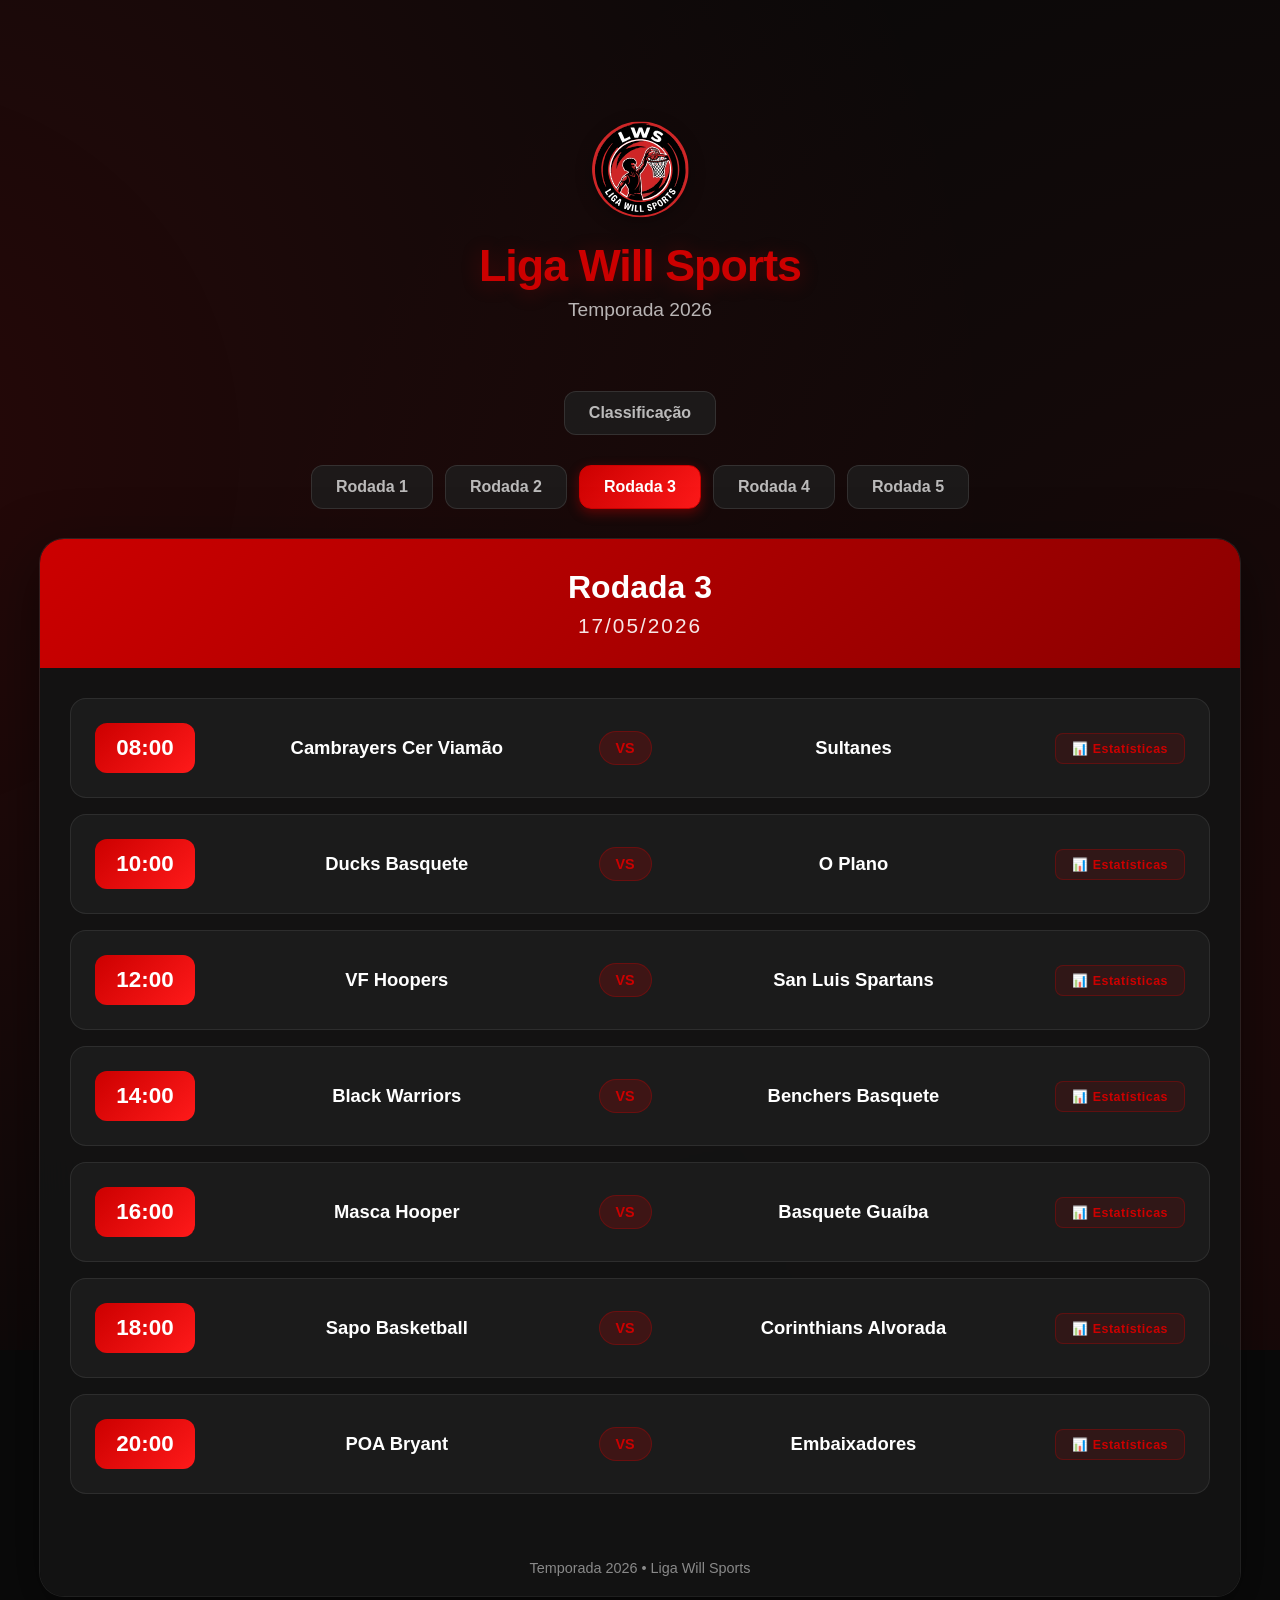
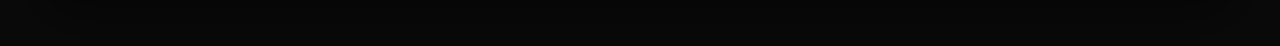
<file: index.html>
<!DOCTYPE html>
<html lang="pt-BR">

<head>
    <meta charset="UTF-8">
    <meta name="viewport" content="width=device-width, initial-scale=1.0">
    <title>Liga Will Sports</title>
    <link rel="stylesheet" href="styles/index.css">
</head>

<body>
    
    <div class="container">
       
        <div class="header">
            <div class="logo-container">
                <img src="Images/Logo wil.svg" alt="Liga Will Sports" class="logo">
            </div>
            <h1>Liga Will Sports</h1>
            <div class="subtitle">Temporada 2026</div>
        </div>

        <div class="classification-wrapper">
           <a href="classificacao.html" class="classification-tab">Classificação</a>
        </div>

        <div class="rounds-nav" id="roundTabs"></div>
        <div id="roundsContainer"></div>
   
    </div>

    <script src="js/data-loader.js"></script>
    <script src="js/index-page.js"></script>

</body>

</html>
</file>
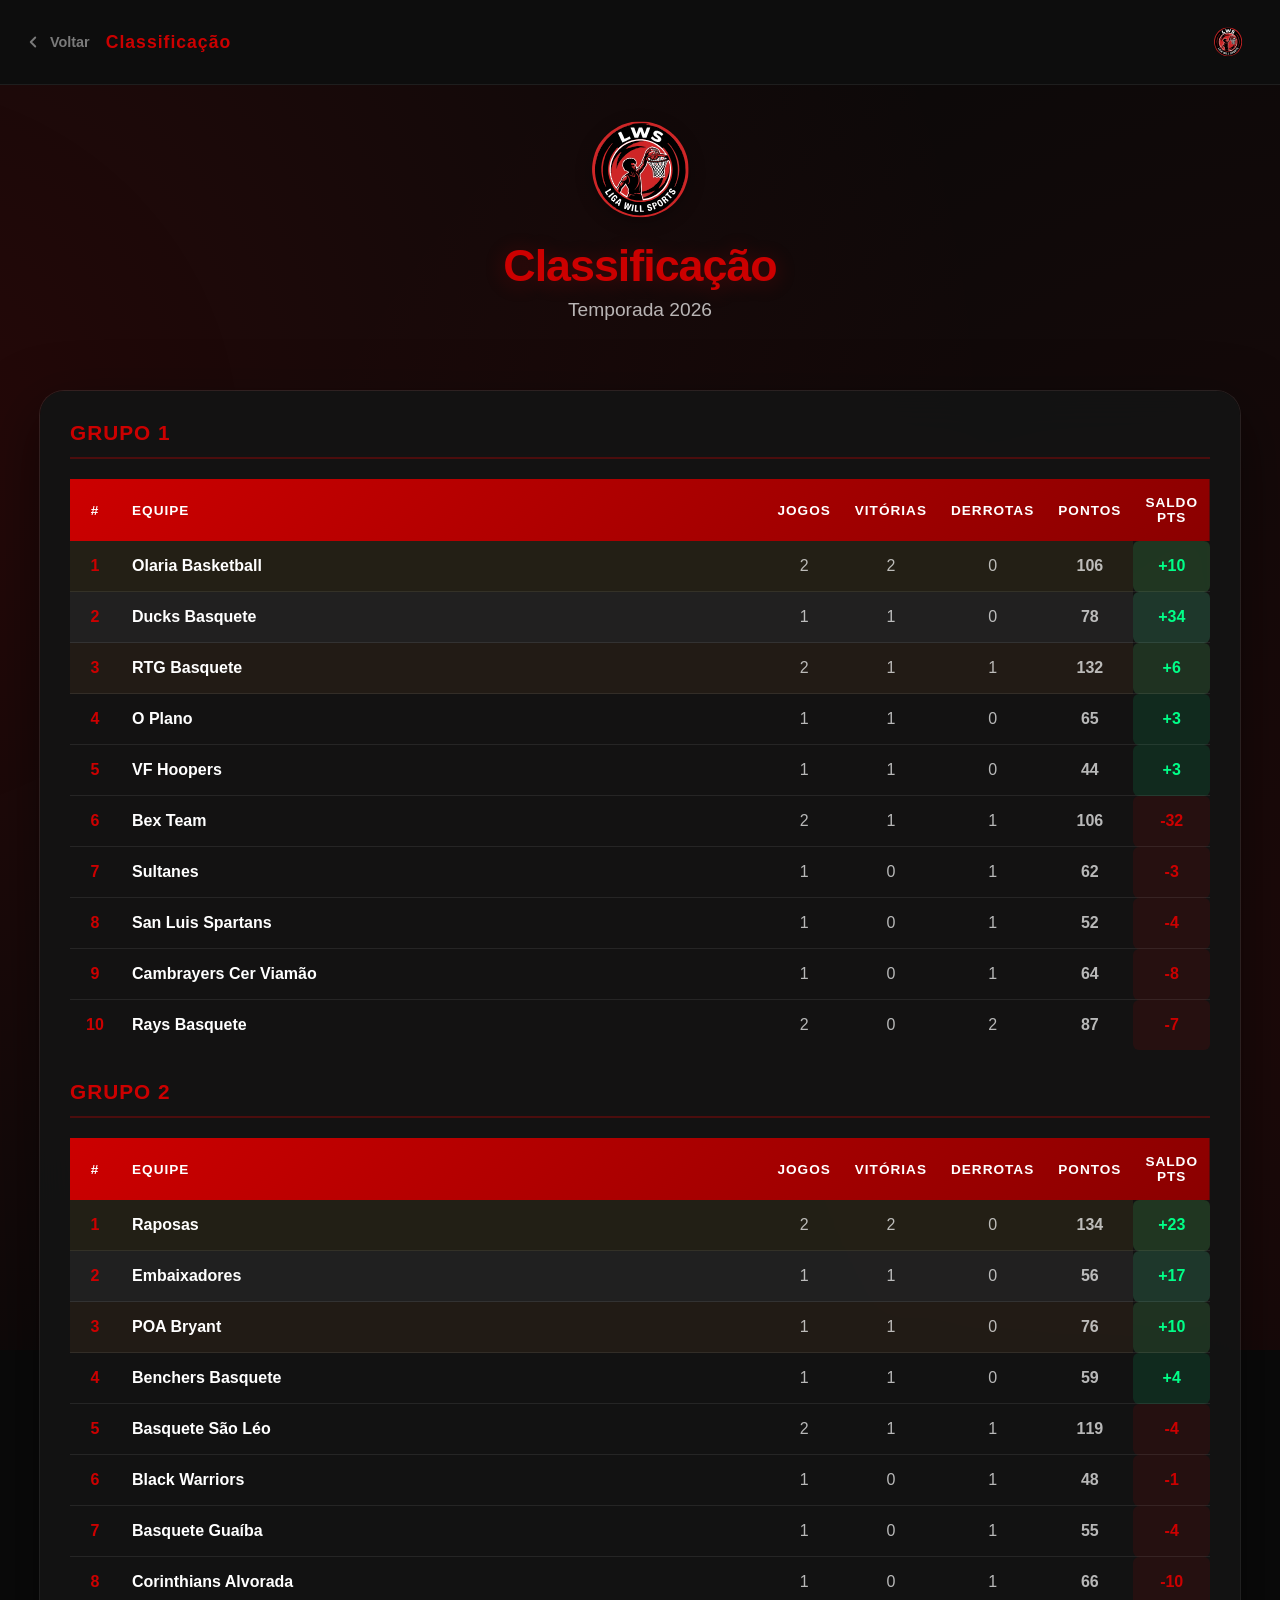
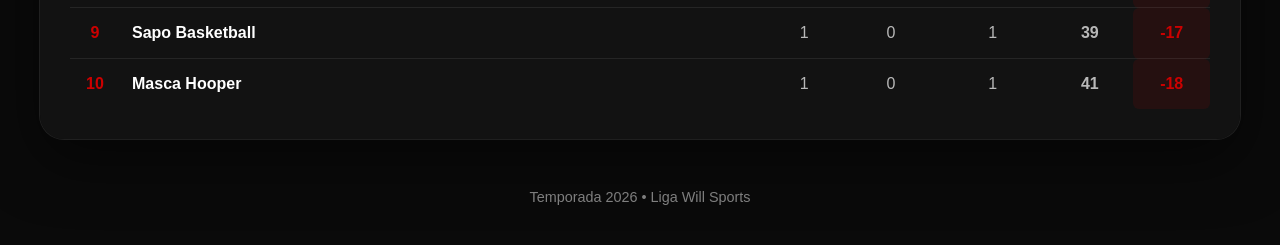
<file: classificacao.html>
<!DOCTYPE html>
<html lang="pt-BR">

<head>
    <meta charset="UTF-8">
    <meta name="viewport" content="width=device-width, initial-scale=1.0">
    <title>Classificação - Liga Will Sports</title>
    <link rel="stylesheet" href="styles/index.css">
    <link rel="stylesheet" href="styles/classificacao.css">
</head>

<body>
    <!-- TOP BAR -->
    <div class="topbar">
        <button class="back-btn" onclick="history.back()">
            <svg width="18" height="18" viewBox="0 0 24 24" fill="none" stroke="currentColor" stroke-width="2.5" stroke-linecap="round" stroke-linejoin="round">
                <polyline points="15 18 9 12 15 6"/>
            </svg>
            Voltar
        </button>

        <span class="topbar-title" id="topbar-game-label">Classificação</span>
        <img src="Images/Logo wil.svg" alt="LWS" class="topbar-logo">
    </div>

    <div class="container">
        
        <div class="header">
            <div class="logo-container">
                <img src="Images/Logo wil.svg" alt="Liga Will Sports" class="logo">
            </div>
            <h1>Classificação</h1>
            <div class="subtitle">Temporada 2026</div>
        </div>

        <div class="classification-container">
            <h2 class="group-title">Grupo 1</h2>
            <table class="standings-table">
                <thead>
                    <tr>
                        <th class="position">#</th>
                        <th class="team-name">Equipe</th>
                        <th class="stat">Jogos</th>
                        <th class="stat">Vitórias</th>
                        <th class="stat">Derrotas</th>
                        <th class="stat">Pontos</th>
                        <th class="stat">Saldo Pts</th>
                    </tr>
                </thead>
                <tbody>
                    <tr class="standing-row gold">
                        <td class="position">1</td>
                        <td class="team-name">Olaria Basketball</td>
                        <td class="stat">2</td>
                        <td class="stat">2</td>
                        <td class="stat">0</td>
                        <td class="stat points">106</td>
                        <td class="stat saldo">+10</td>
                    </tr>
                    <tr class="standing-row silver">
                        <td class="position">2</td>
                        <td class="team-name">Ducks Basquete</td>
                        <td class="stat">1</td>
                        <td class="stat">1</td>
                        <td class="stat">0</td>
                        <td class="stat points">78</td>
                        <td class="stat saldo">+34</td>
                    </tr>
                    <tr class="standing-row bronze">
                        <td class="position">3</td>
                        <td class="team-name">RTG Basquete</td>
                        <td class="stat">2</td>
                        <td class="stat">1</td>
                        <td class="stat">1</td>
                        <td class="stat points">132</td>
                        <td class="stat saldo">+6</td>
                    </tr>
                    <tr class="standing-row">
                        <td class="position">4</td>
                        <td class="team-name">O Plano</td>
                        <td class="stat">1</td>
                        <td class="stat">1</td>
                        <td class="stat">0</td>
                        <td class="stat points">65</td>
                        <td class="stat saldo">+3</td>
                    </tr>
                    <tr class="standing-row">
                        <td class="position">5</td>
                        <td class="team-name">VF Hoopers</td>
                        <td class="stat">1</td>
                        <td class="stat">1</td>
                        <td class="stat">0</td>
                        <td class="stat points">44</td>
                        <td class="stat saldo">+3</td>
                    </tr>
                    <tr class="standing-row">
                        <td class="position">6</td>
                        <td class="team-name">Bex Team</td>
                        <td class="stat">2</td>
                        <td class="stat">1</td>
                        <td class="stat">1</td>
                        <td class="stat points">106</td>
                        <td class="stat saldo">-32</td>
                    </tr>
                    <tr class="standing-row">
                        <td class="position">7</td>
                        <td class="team-name">Sultanes</td>
                        <td class="stat">1</td>
                        <td class="stat">0</td>
                        <td class="stat">1</td>
                        <td class="stat points">62</td>
                        <td class="stat saldo">-3</td>
                    </tr>
                    <tr class="standing-row">
                        <td class="position">8</td>
                        <td class="team-name">San Luis Spartans</td>
                        <td class="stat">1</td>
                        <td class="stat">0</td>
                        <td class="stat">1</td>
                        <td class="stat points">52</td>
                        <td class="stat saldo">-4</td>
                    </tr>
                    <tr class="standing-row">
                        <td class="position">9</td>
                        <td class="team-name">Cambrayers Cer Viamão</td>
                        <td class="stat">1</td>
                        <td class="stat">0</td>
                        <td class="stat">1</td>
                        <td class="stat points">64</td>
                        <td class="stat saldo">-8</td>
                    </tr>
                    <tr class="standing-row">
                        <td class="position">10</td>
                        <td class="team-name">Rays Basquete</td>
                        <td class="stat">2</td>
                        <td class="stat">0</td>
                        <td class="stat">2</td>
                        <td class="stat points">87</td>
                        <td class="stat saldo">-7</td>
                    </tr>
                </tbody>
            </table>

            <h2 class="group-title">Grupo 2</h2>
            <table class="standings-table">
                <thead>
                    <tr>
                        <th class="position">#</th>
                        <th class="team-name">Equipe</th>
                        <th class="stat">Jogos</th>
                        <th class="stat">Vitórias</th>
                        <th class="stat">Derrotas</th>
                        <th class="stat">Pontos</th>
                        <th class="stat">Saldo Pts</th>
                    </tr>
                </thead>
                <tbody>
                    <tr class="standing-row gold">
                        <td class="position">1</td>
                        <td class="team-name">Raposas</td>
                        <td class="stat">2</td>
                        <td class="stat">2</td>
                        <td class="stat">0</td>
                        <td class="stat points">134</td>
                        <td class="stat saldo">+23</td>
                    </tr>
                    <tr class="standing-row silver">
                        <td class="position">2</td>
                        <td class="team-name">Embaixadores</td>
                        <td class="stat">1</td>
                        <td class="stat">1</td>
                        <td class="stat">0</td>
                        <td class="stat points">56</td>
                        <td class="stat saldo">+17</td>
                    </tr>
                    <tr class="standing-row bronze">
                        <td class="position">3</td>
                        <td class="team-name">POA Bryant</td>
                        <td class="stat">1</td>
                        <td class="stat">1</td>
                        <td class="stat">0</td>
                        <td class="stat points">76</td>
                        <td class="stat saldo">+10</td>
                    </tr>
                    <tr class="standing-row">
                        <td class="position">4</td>
                        <td class="team-name">Benchers Basquete</td>
                        <td class="stat">1</td>
                        <td class="stat">1</td>
                        <td class="stat">0</td>
                        <td class="stat points">59</td>
                        <td class="stat saldo">+4</td>
                    </tr>
                    <tr class="standing-row">
                        <td class="position">5</td>
                        <td class="team-name">Basquete São Léo</td>
                        <td class="stat">2</td>
                        <td class="stat">1</td>
                        <td class="stat">1</td>
                        <td class="stat points">119</td>
                        <td class="stat saldo">-4</td>
                    </tr>
                    <tr class="standing-row">
                        <td class="position">6</td>
                        <td class="team-name">Black Warriors</td>
                        <td class="stat">1</td>
                        <td class="stat">0</td>
                        <td class="stat">1</td>
                        <td class="stat points">48</td>
                        <td class="stat saldo">-1</td>
                    </tr>
                    <tr class="standing-row">
                        <td class="position">7</td>
                        <td class="team-name">Basquete Guaíba</td>
                        <td class="stat">1</td>
                        <td class="stat">0</td>
                        <td class="stat">1</td>
                        <td class="stat points">55</td>
                        <td class="stat saldo">-4</td>
                    </tr>
                    <tr class="standing-row">
                        <td class="position">8</td>
                        <td class="team-name">Corinthians Alvorada</td>
                        <td class="stat">1</td>
                        <td class="stat">0</td>
                        <td class="stat">1</td>
                        <td class="stat points">66</td>
                        <td class="stat saldo">-10</td>
                    </tr>
                    <tr class="standing-row">
                        <td class="position">9</td>
                        <td class="team-name">Sapo Basketball</td>
                        <td class="stat">1</td>
                        <td class="stat">0</td>
                        <td class="stat">1</td>
                        <td class="stat points">39</td>
                        <td class="stat saldo">-17</td>
                    </tr>
                    <tr class="standing-row">
                        <td class="position">10</td>
                        <td class="team-name">Masca Hooper</td>
                        <td class="stat">1</td>
                        <td class="stat">0</td>
                        <td class="stat">1</td>
                        <td class="stat points">41</td>
                        <td class="stat saldo">-18</td>
                    </tr>
                </tbody>
            </table>
        </div>

        <div class="footer">Temporada 2026 • Liga Will Sports</div>
    </div>

    <script>
        // Colorir saldos de pontos: verde se positivo, vermelho se negativo
        document.querySelectorAll('.standings-table td.saldo').forEach(td => {
            const valor = td.textContent.trim();
            if (valor.startsWith('+')) {
                td.classList.add('positivo');
            } else if (valor.startsWith('-')) {
                td.classList.add('negativo');
            }
        });
    </script>
</body>

</html>
</file>
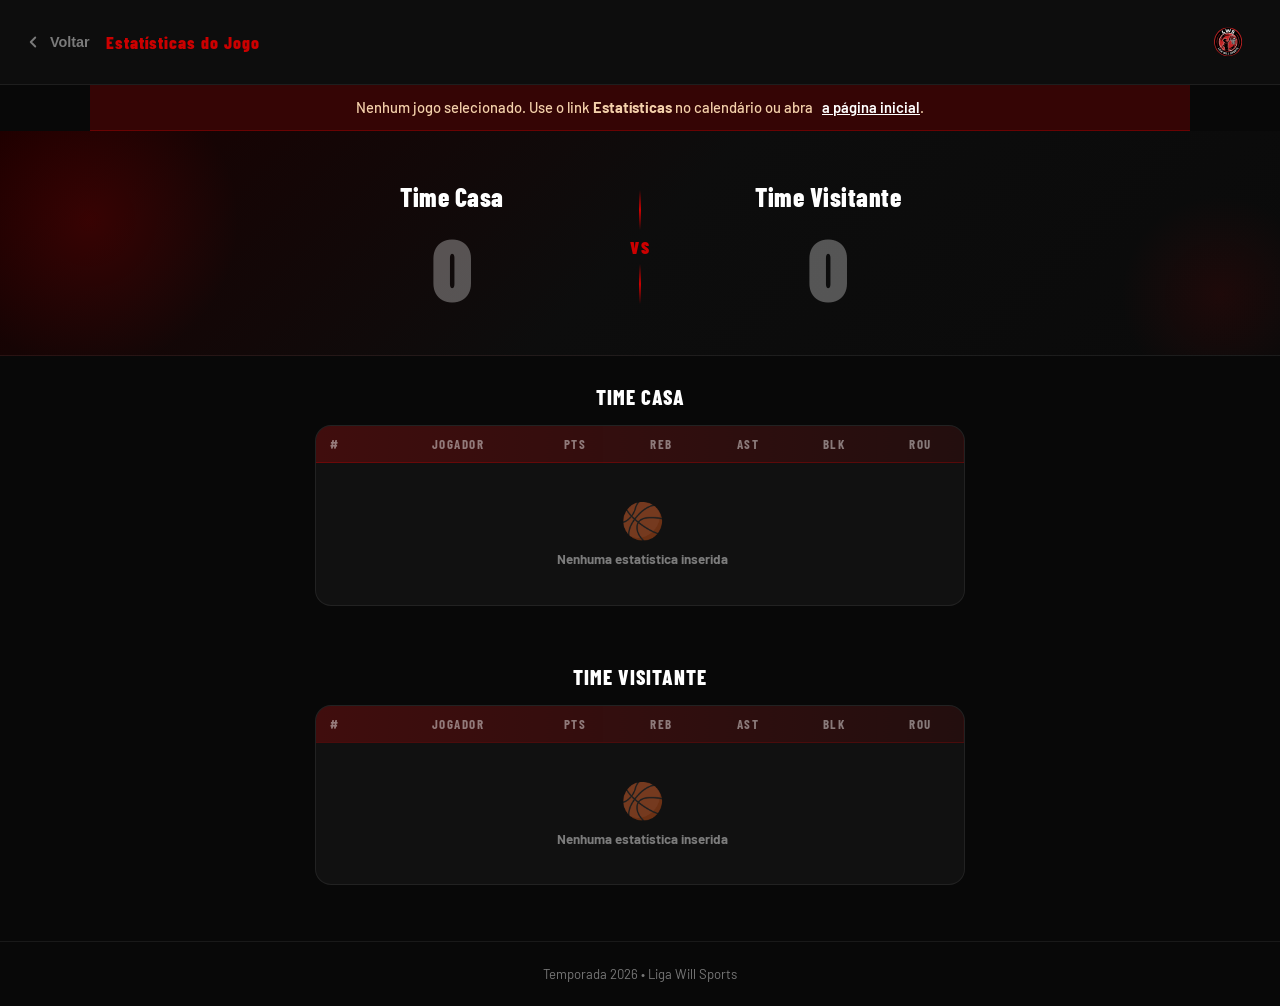
<file: jogostats.html>
<!DOCTYPE html>
<html lang="pt-BR">

<head>
    <meta charset="UTF-8">
    <meta name="viewport" content="width=device-width, initial-scale=1.0">
    <title>Estatísticas do Jogo - Liga Will Sports</title>
    <link href="https://fonts.googleapis.com/css2?family=Barlow+Condensed:wght@400;600;700;800;900&family=Barlow:wght@400;500;600&display=swap" rel="stylesheet">
    <link rel="stylesheet" href="styles/jogostats.css">
</head>

<body>
    <div class="topbar">
        <button class="back-btn" onclick="history.back()">
            <svg width="18" height="18" viewBox="0 0 24 24" fill="none" stroke="currentColor" stroke-width="2.5" stroke-linecap="round" stroke-linejoin="round">
                <polyline points="15 18 9 12 15 6"/>
            </svg>
            Voltar
        </button>

        <span class="topbar-title" id="topbar-game-label">Estatísticas do Jogo</span>
        <a href="index.html" class="topbar-logo-link" title="Início" aria-label="Início">
            <img src="Images/Logo wil.svg" alt="LWS" class="topbar-logo">
        </a>
    </div>

    <div id="stats-page-alert" class="stats-page-alert" role="status" hidden></div>

    <div class="hero">
        <div class="scoreboard">
            <div class="team-block" id="home">
                <div class="team-name" id="home-name">Time Casa</div>
                <div class="team-score" id="home-score">0</div>
            </div>

            <div class="center-divider">
                <div class="divider-line"></div>
                <div class="vs-text">VS</div>
                <div class="divider-line"></div>
            </div>

            <div class="team-block" id="away">
                <div class="team-name" id="away-name">Time Visitante</div>
                <div class="team-score" id="away-score">0</div>
            </div>
        </div>
    </div>

    <div class="content">
        <div style="display: grid; grid-template-columns: 1fr; gap: 30px;">
            <div>
                <div class="section-header">
                    <h3 id="home-section-title">Time Casa</h3>
                </div>
                <div class="stats-table-wrap">
                    <table class="stats-table">
                        <thead>
                            <tr>
                                <th>#</th>
                                <th>Jogador</th>
                                <th>PTS</th>
                                <th>REB</th>
                                <th>AST</th>
                                <th>BLK</th>
                                <th>ROU</th>
                            </tr>
                        </thead>
                        <tbody id="home-tbody">
                            <tr><td colspan="7"><div class="empty-state"><div class="icon">🏀</div><p>Nenhuma estatística inserida</p></div></td></tr>
                        </tbody>
                    </table>
                </div>
            </div>

            <div>
                <div class="section-header">
                    <h3 id="away-section-title">Time Visitante</h3>
                </div>
                <div class="stats-table-wrap">
                    <table class="stats-table">
                        <thead>
                            <tr>
                                <th>#</th>
                                <th>Jogador</th>
                                <th>PTS</th>
                                <th>REB</th>
                                <th>AST</th>
                                <th>BLK</th>
                                <th>ROU</th>
                            </tr>
                        </thead>
                        <tbody id="away-tbody">
                            <tr><td colspan="7"><div class="empty-state"><div class="icon">🏀</div><p>Nenhuma estatística inserida</p></div></td></tr>
                        </tbody>
                    </table>
                </div>
            </div>

        </div>
    </div>

    <div class="page-footer">Temporada 2026 • Liga Will Sports</div>
    <script src="js/data-loader.js"></script>
    <script src="js/jogostats-page.js"></script>
</body>
</html>
</file>
<file: styles/index.css>
* {
    margin: 0;
    padding: 0;
    box-sizing: border-box;
}

body {
    font-family: 'Inter', -apple-system, BlinkMacSystemFont, 'Segoe UI', sans-serif;
    background: #0a0a0a;
    min-height: 100vh;
    padding: 0 20px 20px 20px;
    padding-top: 80px;
    position: relative;
    overflow-x: hidden;
}

body::before {
    content: '';
    position: fixed;
    top: -50%;
    left: -50%;
    width: 200%;
    height: 200%;
    background:
        radial-gradient(circle at 20% 50%, rgba(204, 0, 0, 0.15) 0%, transparent 50%),
        radial-gradient(circle at 80% 80%, rgba(204, 0, 0, 0.1) 0%, transparent 50%);
    animation: pulse 15s ease-in-out infinite;
    z-index: 0;
}

@keyframes pulse {
    0%, 100% { transform: scale(1) rotate(0deg); }
    50% { transform: scale(1.1) rotate(5deg); }
}

.container {
    max-width: 1200px;
    margin: 0 auto;
    position: relative;
    z-index: 1;
}

.header {
    padding: 40px 30px;
    text-align: center;
    margin-bottom: 30px;
    position: relative;
}

.logo-container {
    position: relative;
    display: flex;
    justify-content: center;
    align-items: center;
    margin-bottom: 20px;
}

.logo {
    width: clamp(140px, 15vw, 220px);
    height: auto;
    filter: drop-shadow(0 4px 8px rgba(0, 0, 0, 0.3));
    display: block;
    position: relative;
    z-index: 1;
}

.header h1 {
    font-size: 2.8em;
    font-weight: 800;
    margin-bottom: 8px;
    color: #cc0000;
    text-shadow: 0 2px 20px rgba(204, 0, 0, 0.3);
    letter-spacing: -1px;
    position: relative;
}

.header .subtitle {
    font-size: 1.2em;
    color: rgba(255, 255, 255, 0.7);
    position: relative;
}

.classification-wrapper {
    display: flex;
    justify-content: center;
    gap: 12px;
    margin-bottom: 30px;
}

.classification-tab {
    background: rgba(30, 30, 30, 0.8);
    border: 1px solid rgba(255, 255, 255, 0.1);
    color: rgba(255, 255, 255, 0.7);
    padding: 12px 24px;
    border-radius: 12px;
    cursor: pointer;
    transition: all 0.3s ease;
    font-weight: 600;
    font-size: 1em;
    text-decoration: none;
    display: inline-block;
}

.classification-tab:hover {
    background: rgba(40, 40, 40, 0.9);
    border-color: rgba(204, 0, 0, 0.3);
    color: white;
}

.rounds-nav {
    display: flex;
    gap: 12px;
    justify-content: center;
    flex-wrap: wrap;
    margin-bottom: 30px;
}

.round-tab {
    background: rgba(30, 30, 30, 0.8);
    border: 1px solid rgba(255, 255, 255, 0.1);
    color: rgba(255, 255, 255, 0.7);
    padding: 12px 24px;
    border-radius: 12px;
    cursor: pointer;
    transition: all 0.3s ease;
    font-weight: 600;
    font-size: 1em;
}

.round-tab:hover {
    background: rgba(40, 40, 40, 0.9);
    border-color: rgba(204, 0, 0, 0.3);
    color: white;
}

.round-tab.active {
    background: linear-gradient(135deg, #cc0000, #ff1a1a);
    border-color: #cc0000;
    color: white;
    box-shadow: 0 4px 12px rgba(204, 0, 0, 0.4);
}

.round-section {
    display: none;
    background: rgba(20, 20, 20, 0.95);
    backdrop-filter: blur(20px);
    border-radius: 24px;
    box-shadow: 0 0 0 1px rgba(255, 255, 255, 0.1), 0 20px 60px rgba(0, 0, 0, 0.5);
    overflow: hidden;
    margin-bottom: 30px;
}

.round-section.active {
    display: block;
    animation: fadeIn 0.3s ease;
}

@keyframes fadeIn {
    from { opacity: 0; transform: translateY(10px); }
    to { opacity: 1; transform: translateY(0); }
}

.round-header {
    background: linear-gradient(135deg, #cc0000 0%, #8b0000 100%);
    padding: 30px;
    text-align: center;
}

.round-header h2 {
    font-size: 2em;
    font-weight: 700;
    color: white;
    margin-bottom: 8px;
}

.round-header .date {
    font-size: 1.3em;
    color: rgba(255, 255, 255, 0.9);
    letter-spacing: 2px;
    text-transform: uppercase;
}

.schedule-wrapper {
    padding: 30px;
}

.match-card {
    background: rgba(30, 30, 30, 0.8);
    border: 1px solid rgba(255, 255, 255, 0.08);
    border-radius: 16px;
    padding: 24px;
    margin-bottom: 16px;
    transition: all 0.3s cubic-bezier(0.4, 0, 0.2, 1);
    display: flex;
    align-items: center;
    gap: 24px;
    position: relative;
    overflow: hidden;
    flex-wrap: wrap;
    justify-content: flex-start;
}

.match-card::before {
    content: '';
    position: absolute;
    left: 0;
    top: 0;
    bottom: 0;
    width: 4px;
    background: linear-gradient(to bottom, #cc0000, #ff3333);
    transform: scaleY(0);
    transition: transform 0.3s ease;
}

.match-card:hover {
    background: rgba(40, 40, 40, 0.9);
    border-color: rgba(204, 0, 0, 0.3);
    transform: translateX(8px);
    box-shadow: 0 8px 24px rgba(0, 0, 0, 0.3);
}

.match-card:hover::before {
    transform: scaleY(1);
}

.time-badge {
    background: linear-gradient(135deg, #cc0000, #ff1a1a);
    color: white;
    padding: 12px 20px;
    border-radius: 12px;
    font-weight: 700;
    font-size: 1.4em;
    min-width: 100px;
    text-align: center;
    flex-shrink: 0;
}

.time-badge.time-finished {
    background: #444;
}

.team {
    color: #ffffff;
    font-weight: 600;
    font-size: 1.15em;
    text-align: center;
    flex: 1;
    min-width: 120px;
}

.team.winner {
    color: #00ff88;
    font-weight: 800;
}

.score.winner {
    color: #00ff88;
}

.score-container {
    display: flex;
    align-items: center;
    gap: 12px;
    background: rgba(0, 0, 0, 0.3);
    padding: 10px 20px;
    border-radius: 12px;
    border: 1px solid rgba(255, 255, 255, 0.1);
    min-width: 120px;
    justify-content: center;
}

.score {
    font-size: 1.8em;
    font-weight: 800;
    color: #ffffff;
}


.score-divider {
    color: rgba(255, 255, 255, 0.2);
    font-weight: bold;
}

.vs-badge {
    background: rgba(204, 0, 0, 0.2);
    color: #cc0000;
    padding: 8px 16px;
    border-radius: 20px;
    font-weight: 700;
    font-size: 0.9em;
    border: 1px solid rgba(204, 0, 0, 0.3);
    text-transform: uppercase;
}

.footer {
    padding: 20px;
    text-align: center;
    color: rgba(255, 255, 255, 0.5);
    font-size: 0.9em;
}

@media (max-width: 768px) {
    .match-card { 
        flex-direction: column; 
        padding: 20px;
        flex-wrap: nowrap;
    }
    .score-container { 
        margin: 10px 0; 
        width: 100%; 
    }
    .team {
        order: 1;
    }
    .team:last-child {
        order: 3;
    }
}

.stats-btn {
    display: inline-flex;
    align-items: center;
    gap: 6px;
    background: rgba(204,0,0,0.12);
    border: 1px solid rgba(204,0,0,0.3);
    color: #cc0000;
    padding: 7px 16px;
    border-radius: 8px;
    font-size: 0.78em;
    font-weight: 700;
    letter-spacing: 0.5px;
    text-decoration: none;
    transition: all 0.2s;
    margin-left: auto;
    flex-shrink: 0;
    cursor: pointer;
    white-space: nowrap;
}
.stats-btn:hover {
    background: rgba(204,0,0,0.25);
    border-color: #cc0000;
    color: #ff3333;
}
.stats-btn svg { flex-shrink: 0; }
@media (max-width: 768px) { .stats-btn { margin: 8px auto 0; } }
</file>
<file: styles/classificacao.css>
/* TOP BAR */
.topbar {
    background: #0d0d0d;
    border-bottom: 1px solid rgba(255, 255, 255, 0.07);
    padding: 14px 24px;
    display: flex;
    align-items: center;
    gap: 16px;
    position: fixed;
    top: 0;
    left: 0;
    right: 0;
    width: 100%;
    z-index: 100;
}

.topbar .back-btn {
    position: static;
    top: auto;
    left: auto;
    display: flex;
    align-items: center;
    gap: 8px;
    color: rgba(255, 255, 255, 0.45);
    text-decoration: none;
    font-size: 0.9em;
    font-weight: 600;
    transition: color 0.2s;
    cursor: pointer;
    background: none;
    border: none;
    padding: 0;
}

.topbar .back-btn:hover {
    color: white;
    background: none;
    border: none;
}

.topbar-logo {
    width: 56px;
    height: 56px;
    object-fit: contain;
    margin-left: auto;
}

.topbar-title {
    font-family: 'Inter', -apple-system, BlinkMacSystemFont, 'Segoe UI', sans-serif;
    font-weight: 800;
    font-size: 1.1em;
    letter-spacing: 1px;
    color: #cc0000;
}



.classification-container {
    background: rgba(20, 20, 20, 0.95);
    backdrop-filter: blur(20px);
    border-radius: 24px;
    box-shadow: 0 0 0 1px rgba(255, 255, 255, 0.1), 0 20px 60px rgba(0, 0, 0, 0.5);
    overflow: hidden;
    margin-bottom: 30px;
    padding: 30px;
}

.standings-scroll {
    width: 100%;
    overflow-x: auto;
    -webkit-overflow-scrolling: touch;
    scrollbar-gutter: stable both-edges;
}

.standings-scroll:focus-within {
    outline: 2px solid rgba(204, 0, 0, 0.35);
    outline-offset: 6px;
    border-radius: 16px;
}

.group-title {
    font-family: 'Inter', -apple-system, BlinkMacSystemFont, 'Segoe UI', sans-serif;
    font-size: 1.3em;
    font-weight: 700;
    color: #cc0000;
    margin: 30px 0 20px 0;
    text-transform: uppercase;
    letter-spacing: 1px;
    padding-bottom: 12px;
    border-bottom: 2px solid rgba(204, 0, 0, 0.3);
}

.group-title:first-child {
    margin-top: 0;
}

.standings-table {
    width: 100%;
    border-collapse: collapse;
    font-size: 1em;
    min-width: 640px;
}

.standings-table thead {
    background: linear-gradient(135deg, #cc0000 0%, #8b0000 100%);
}

.standings-table th {
    color: white;
    padding: 16px 12px;
    text-align: left;
    font-weight: 700;
    text-transform: uppercase;
    letter-spacing: 1px;
    font-size: 0.85em;
}

.standings-table th.position {
    width: 50px;
    text-align: center;
}

.standings-table th.team-name {
    text-align: left;
}

.standings-table th.stat {
    width: 60px;
    text-align: center;
}

.standing-row {
    border-bottom: 1px solid rgba(255, 255, 255, 0.08);
    transition: all 0.3s ease;
}

.standing-row:hover {
    background: rgba(204, 0, 0, 0.08);
}

.standing-row:last-child {
    border-bottom: none;
}

.standings-table td {
    padding: 16px 12px;
    color: rgba(255, 255, 255, 0.9);
}

.standings-table td.position {
    text-align: center;
    font-weight: 700;
    color: #cc0000;
    width: 50px;
}

.standings-table td.team-name {
    font-weight: 600;
    color: #ffffff;
    text-align: left;
}

.standings-table td.stat {
    text-align: center;
    color: rgba(255, 255, 255, 0.7);
    font-weight: 500;
    width: 60px;
}

.standings-table td.points {
    font-weight: 700;
}

.standings-table td.saldo {
    font-weight: 600;
    border-radius: 6px;
    text-align: center;
}

.standings-table td.saldo.positivo {
    color: #00ff88;
    background: rgba(0, 255, 136, 0.1);
}

.standings-table td.saldo.negativo {
    color: #cc0000;
    background: rgba(204, 0, 0, 0.1);
}

/* Medal highlights */
.standing-row.gold {
    background: rgba(212, 175, 55, 0.08);
}

.standing-row.silver {
    background: rgba(192, 192, 192, 0.08);
}

.standing-row.bronze {
    background: rgba(205, 127, 50, 0.08);
}

@media (max-width: 768px) {
    .back-btn {
        top: 20px;
        left: 20px;
        padding: 8px 12px;
        font-size: 0.9em;
    }

    .topbar {
        padding: 12px 16px;
        gap: 12px;
    }

    .topbar-logo {
        width: 44px;
        height: 44px;
    }

    .topbar-title {
        font-size: 1em;
        letter-spacing: 0.6px;
    }

    .header {
        padding: 30px 20px;
    }

    .classification-container {
        padding: 20px;
        border-radius: 16px;
    }

    .standings-table {
        font-size: 0.85em;
        min-width: 600px;
    }

    .standings-table th,
    .standings-table td {
        padding: 12px 8px;
    }

    .standings-table th.stat,
    .standings-table td.stat {
        width: 50px;
        font-size: 0.9em;
    }

    .standings-table th.position,
    .standings-table td.position {
        width: 40px;
    }
}

@media (max-width: 480px) {
    .classification-container {
        padding: 16px;
    }

    .standings-table {
        min-width: 520px;
        font-size: 0.82em;
    }

    /* Mantém o essencial visível no celular */
    .col-jogos,
    .col-derrotas,
    .col-saldo {
        display: none;
    }
}
</file>
<file: styles/jogostats.css>
:root {
    --red: #cc0000;
    --red-bright: #ff1a1a;
    --red-dark: #8b0000;
    --green: #00e676;
    --bg: #080808;
    --surface: #111111;
    --surface2: #1a1a1a;
    --border: rgba(255,255,255,0.07);
    --text: #ffffff;
    --muted: rgba(255,255,255,0.45);
}

* { margin: 0; padding: 0; box-sizing: border-box; }

body {
    font-family: 'Barlow', sans-serif;
    background: var(--bg);
    color: var(--text);
    min-height: 100vh;
}

/* TOP NAV */
.topbar {
    background: #0d0d0d;
    border-bottom: 1px solid var(--border);
    padding: 14px 24px;
    display: flex;
    align-items: center;
    gap: 16px;
    position: sticky;
    top: 0;
    z-index: 100;
}
.topbar .back-btn {
    display: flex;
    align-items: center;
    gap: 8px;
    color: var(--muted);
    text-decoration: none;
    font-size: 0.9em;
    font-weight: 600;
    transition: color 0.2s;
    cursor: pointer;
    background: none;
    border: none;
}
.topbar .back-btn:hover { color: white; }
.topbar-logo {
    width: 56px;
    height: 56px;
    object-fit: contain;
    display: block;
}
.topbar-title {
    font-family: 'Barlow Condensed', sans-serif;
    font-weight: 800;
    font-size: 1.1em;
    letter-spacing: 1px;
    color: var(--red);
}
.topbar-logo-link {
    margin-left: auto;
    line-height: 0;
    opacity: 0.95;
}
.topbar-logo-link:hover { opacity: 1; }

/* Alerta (jogo inválido, sem parâmetro, erro de rede) */
.stats-page-alert {
    max-width: 1100px;
    margin: 0 auto;
    padding: 12px 20px;
    font-size: 0.92em;
    font-weight: 500;
    color: rgba(255, 220, 180, 0.95);
    background: rgba(139, 0, 0, 0.35);
    border-bottom: 1px solid rgba(204, 0, 0, 0.35);
    text-align: center;
    line-height: 1.45;
}
.stats-page-alert[hidden] {
    display: none !important;
}
.stats-page-alert a {
    color: #fff;
    font-weight: 600;
    margin-left: 6px;
}

/* HERO */
.hero {
    background: linear-gradient(135deg, #1a0000 0%, #0d0d0d 50%, #0a0a0a 100%);
    border-bottom: 1px solid var(--border);
    padding: 36px 24px 28px;
    position: relative;
    overflow: hidden;
}
.hero::before {
    content: '';
    position: absolute;
    top: -60px; left: -60px;
    width: 300px; height: 300px;
    background: radial-gradient(circle, rgba(204,0,0,0.18) 0%, transparent 70%);
    pointer-events: none;
}
.hero::after {
    content: '';
    position: absolute;
    bottom: -40px; right: -40px;
    width: 200px; height: 200px;
    background: radial-gradient(circle, rgba(204,0,0,0.1) 0%, transparent 70%);
    pointer-events: none;
}
.scoreboard {
    display: flex;
    align-items: center;
    justify-content: center;
    gap: 0;
    max-width: 700px;
    margin: 0 auto;
    position: relative;
    z-index: 1;
}
.team-block {
    flex: 1;
    text-align: center;
    padding: 16px 20px;
}
.team-block .team-name {
    font-family: 'Barlow Condensed', sans-serif;
    font-size: clamp(1.1em, 3vw, 1.6em);
    font-weight: 800;
    line-height: 1.1;
    color: var(--text);
    margin-bottom: 12px;
    letter-spacing: 0.5px;
}
.team-block.winner .team-name { color: #ffffff; }
.team-score {
    font-family: 'Barlow Condensed', sans-serif;
    font-size: clamp(3em, 8vw, 5.5em);
    font-weight: 900;
    line-height: 1;
    color: rgba(255,255,255,0.3);
}
.team-block.winner .team-score {
    color: var(--green);
    text-shadow: 0 0 30px rgba(0,230,118,0.3);
}

.center-divider {
    display: flex;
    flex-direction: column;
    align-items: center;
    gap: 6px;
    padding: 0 16px;
}
.vs-text {
    font-family: 'Barlow Condensed', sans-serif;
    font-weight: 900;
    font-size: 1.1em;
    color: var(--red);
    letter-spacing: 2px;
}
.divider-line {
    width: 2px;
    height: 40px;
    background: linear-gradient(to bottom, transparent, var(--red), transparent);
}

/* CONTENT */
.content {
    max-width: 1100px;
    margin: 0 auto;
    padding: 28px 16px;
}

/* SECTION HEADER */
.section-header {
    margin-bottom: 16px;
    text-align: center;
}
.section-header h3 {
    font-family: 'Barlow Condensed', sans-serif;
    font-weight: 800;
    font-size: 1.3em;
    letter-spacing: 1px;
    text-transform: uppercase;
}

/* STATS TABLE */
.stats-table-wrap {
    background: var(--surface);
    border: 1px solid var(--border);
    border-radius: 16px;
    overflow: hidden;
    max-width: 650px;
    margin: 0 auto 28px;
}
.stats-table {
    width: 100%;
    border-collapse: collapse;
    font-size: 0.99em;
}
.stats-table thead tr {
    background: linear-gradient(to right, rgba(204,0,0,0.25), rgba(139,0,0,0.15));
    border-bottom: 1px solid rgba(204,0,0,0.3);
}
.stats-table th {
    padding: 10px 10px;
    text-align: center;
    font-family: 'Barlow Condensed', sans-serif;
    font-size: 0.82em;
    font-weight: 700;
    letter-spacing: 1.5px;
    text-transform: uppercase;
    color: var(--muted);
    white-space: nowrap;
}
.stats-table th:first-child { text-align: left; padding-left: 14px; }
.stats-table tbody tr {
    border-bottom: 1px solid var(--border);
    transition: background 0.15s;
}
.stats-table tbody tr:last-child { border-bottom: none; }
.stats-table tbody tr:hover { background: rgba(255,255,255,0.03); }
.stats-table td {
    padding: 11px 10px;
    text-align: center;
    font-weight: 500;
    color: rgba(255,255,255,0.8);
}
.stats-table td:first-child {
    text-align: left;
    padding-left: 14px;
    font-weight: 700;
    color: white;
}
/* EMPTY STATE */
.empty-state {
    text-align: center;
    padding: 48px 24px;
    color: var(--muted);
}
.empty-state .icon { font-size: 3em; margin-bottom: 12px; }
.empty-state p { font-size: 0.9em; line-height: 1.6; }

/* Empty state mais compacto dentro da tabela */
.stats-table tbody td[colspan] .empty-state {
    padding: 24px 16px;
}
.stats-table tbody td[colspan] .empty-state .icon {
    font-size: 2.2em;
    margin-bottom: 8px;
}
.stats-table tbody td[colspan] .empty-state p {
    font-size: 0.84em;
    line-height: 1.45;
}

/* FOOTER */
.page-footer {
    text-align: center;
    padding: 24px;
    color: var(--muted);
    font-size: 0.82em;
    border-top: 1px solid var(--border);
}

@media (max-width: 768px) {
    .stats-table th, .stats-table td { padding: 10px 8px; }
    .form-row { grid-template-columns: 1fr; }
    .hero { padding: 24px 16px; }
}
</file>
